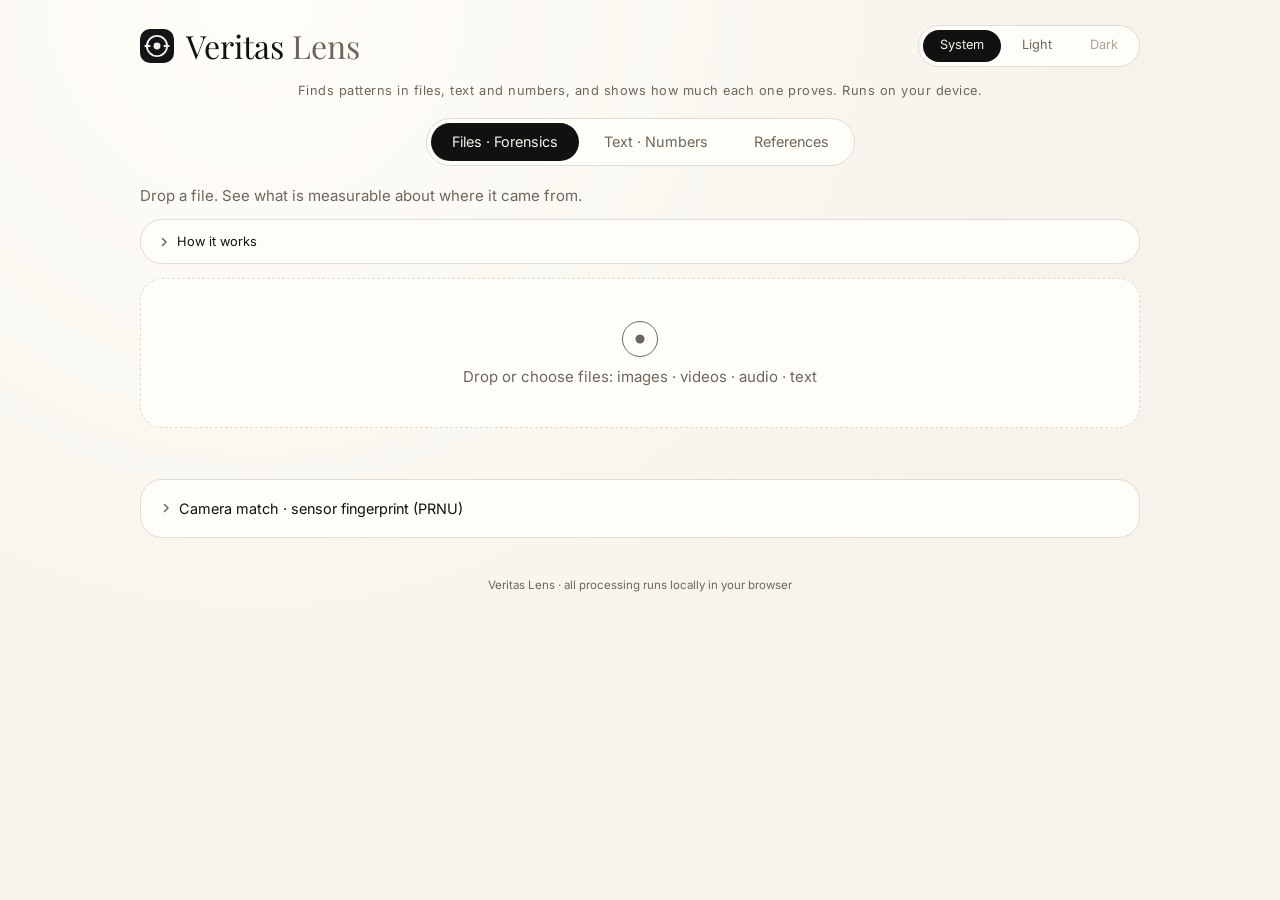
<file: index.html>
<!DOCTYPE html>
<html lang="en" data-theme="system">
<head>
<meta charset="UTF-8">
<meta name="viewport" content="width=device-width, initial-scale=1.0">
<title>Veritas Lens — On-device pattern recognition</title>
<link rel="icon" href="favicon.svg" type="image/svg+xml">
<link href="https://fonts.googleapis.com/css2?family=Inter:wght@300;400;500;600&family=Playfair+Display:wght@500&display=swap" rel="stylesheet">
<link rel="stylesheet" href="css/style.css">
</head>
<body>
<header id="site-header">
<div class="brand"><img src="favicon.svg" alt="" width="34" height="34"><span>Veritas <em>Lens</em></span></div>
<div id="theme-switch" role="group" aria-label="Theme">
<button data-theme="system" class="active">System</button><button data-theme="light">Light</button><button data-theme="dark">Dark</button>
</div>
</header>
<p class="tag">Finds patterns in files, text and numbers, and shows how much each one proves. Runs on your device.</p>
<nav id="mode-tabs">
<button class="tab active" data-mode="media">Files · Forensics</button>
<button class="tab" data-mode="text">Text · Numbers</button>
<button class="tab" data-mode="refs">References</button>
</nav>
<main>
<section id="panel-media" class="panel active">
<p class="lede">Drop a file. See what is measurable about where it came from.</p>
<details class="note"><summary>How it works</summary><ul>
<li><b>Can read:</b> C2PA Content Credentials (ChatGPT/DALL·E/Sora, Adobe Firefly, Microsoft, Google), IPTC <code>trainedAlgorithmicMedia</code>, generator text in PNG files (Stable Diffusion, ComfyUI), EXIF, XMP and ID3 tags.</li>
<li><b>Cannot read:</b> Google SynthID and other invisible watermarks. Only the vendor can decode them.</li>
<li><b>C2PA is verified:</b> the manifest is parsed, the COSE signature is checked with WebCrypto, and the content hash is recomputed over the file. The certificate chain is then checked against the official C2PA trust list (bundled). Revocation is not checked. MP4/MOV box hashes are recomputed for unfragmented files.</li>
<li>JPEG forensics: where the quantization tables came from, the IJG quality, 8×8 grid alignment, double quantization and a JPEG ghost map.</li>
<li>Video: fixed sensor noise carried across frames, texture shimmer in still areas, and brightness flicker.</li>
<li>Screenshots, re-saves and messaging apps strip metadata and weaken pixel traces, so reliability goes down.</li>
<li><b>Honest scoring:</b> only measured, objective signals change the score. Filename, clip length, saturation and duration are still shown, but they add 0 points. If no provenance tag is found, the score stays between 15 and 85, and it is halved when the pixel signals disagree.</li>
<li>Pixel checks include noise residual, kurtosis, CFA, a 1D and 2D FFT spectrum, JPEG grid, histogram comb gaps, colour diversity and copy-move clone detection.</li>
<li>Video reliability is capped at 45% and audio at 60%, unless a provenance tag is found.</li></ul></details>
<label class="drop" id="drop-zone"><input type="file" id="media-input" class="vh" multiple><span>Drop or choose files: images · videos · audio · text</span></label>
<p id="media-progress" class="progress"></p>
<section id="batch-dash" class="card dash" hidden>
<div id="dash-stats"></div>
<div id="verdict-chips" class="chips"></div>
<div class="toolbar">
<input id="batch-search" type="search" placeholder="Search filename" aria-label="Search filename">
<select id="type-filter" aria-label="Type"><option value="all">All types</option><option value="Image">Images</option><option value="Video">Videos</option><option value="Audio">Audio</option><option value="Unreadable">Unreadable</option></select>
<select id="sort-by" aria-label="Sort"><option value="order">Upload order</option><option value="high">Highest AI score</option><option value="low">Lowest AI score</option><option value="rel">Most reliable</option><option value="type">By type</option><option value="name">Name A–Z</option></select>
<button id="expand-all" class="btn ghost sm">Expand</button><button id="collapse-all" class="btn ghost sm">Collapse</button><button id="batch-csv" class="btn ghost sm">CSV</button><button id="batch-clear" class="btn ghost sm">Clear</button>
</div>
<p id="dash-count" class="tstat"></p>
</section>
<div id="media-out"></div>
<details class="card" id="prnu-card"><summary>Camera match · sensor fingerprint (PRNU)</summary>
<p>Every camera sensor leaves a faint, fixed noise pattern. Build a fingerprint from photos you know came from one camera, then test whether other photos share it. Works on original, uncropped, unresized files at least 512 px across. Use 10–20 bright, plain references such as sky or walls.</p>
<div class="row"><label class="btn ghost sm">1 · Reference photos<input type="file" id="prnu-ref" class="vh" accept="image/*" multiple></label><label class="btn ghost sm">2 · Photos to test<input type="file" id="prnu-test" class="vh" accept="image/*" multiple></label></div>
<p id="prnu-status" class="tstat"></p><div id="prnu-out"></div></details>
</section>
<section id="panel-text" class="panel">
<p class="lede">Paste text. Get tables, checked values, and the equations the numbers follow.</p>
<details class="note"><summary>How it works</summary><ul>
<li>Recognizes amounts, quantities with units, percentages, dates, times, emails, URLs, phones, IPs, UUIDs, IBANs, card numbers, coordinates, hex colours, versions, IDs, hashtags and mentions.</li>
<li>Values are checked, not just matched: Luhn for cards, mod-97 for IBANs, real calendar dates, IP octet range, coordinate range. Number-like strings that fail Luhn are not listed as cards.</li>
<li><b>Number patterns:</b> tests row equations (A + B, A × B, × constant, ratios, percent change, affine rules such as F = C × 1.8 + 32, running totals, previous row, averages, share of total), date offsets in days, weeks or months, rules that change once or depend on a category, column and list sequences (step with missing values, ratio, polynomials up to degree 5, linear recurrences such as Fibonacci or tribonacci, × a then + b, repeating cycles, interleaved halves, rules on the differences, alternating signs, one change point, and known sequences such as primes, factorials and Catalan numbers), a <code>?</code> in a list is filled in when a rule fits, totals and digit habits. Lists and columns are read with exact integer arithmetic, so huge values stay exact. Each pattern shows how many rows it holds in and how often shuffled values match as well, corrected for everything that was tested.</li>
<li><b>When there is more than one pattern:</b> the same rule written two ways is shown once. Two clean rules that fit equally well but continue differently are marked Ambiguous and shown side by side, with no next value. Other rules that fit, and relations that follow from the others, stay in collapsed lists. Each pattern has a <b>How this was found</b> block with worked rows and the chance worked out, and each card ends with <b>Tested but not shown</b>.</li>
<li><b>Text relations:</b> unique columns, formats such as AAA-9999, ID sequences with missing or repeated IDs, one column that determines another (City → Country), names joined into another column, category counts and near-duplicate spellings. Rows that break a pattern are highlighted, hovering a pattern marks its columns and cells, and Findings exports everything as CSV.</li>
<li>Groups lines that share the same shape into tables. Also handles delimited tables, Markdown tables, aligned columns and repeating key:value records. A column's decimal comma, currency, units and day/month order are detected once and used everywhere.</li>
<li>Junk is removed automatically: HTML, dividers, repeated lines, boilerplate like "Sent from my…" or "Unsubscribe", and invisible characters. Everything removed is listed with the reason. Adjacent duplicate rows inside a table are kept and reported, not removed.</li>
<li><b>Writing check</b> (English, 150+ words): marker vocabulary, stock phrases, sentence and paragraph burstiness, informal slips, leftover Markdown and self-disclosure. The score stays between 15 and 85 unless the text discloses itself (for example "as an AI language model"). Reliability is capped at 65%. It is never proof of authorship.</li>
<li>Rule-based, with no AI model, so prose with unusual formatting stays as plain text.</li></ul></details>
<textarea id="text-input" placeholder="Paste any messy text: invoices, logs, specs, chats, lists…"></textarea>
<div class="row"><button id="text-run" class="btn">Extract</button><button id="text-sample" class="btn ghost">Try sample</button></div>
<div id="text-out"></div>
</section>
<section id="panel-refs" class="panel">
<p class="lede">Every check and the source behind it.</p>
<details class="note"><summary>How it works</summary><ul><li>These are the sources behind each check. The weights are heuristics drawn from them, not trained values.</li><li>Every link opens the original paper or standard.</li></ul></details>
<article class="card" id="landscape">
<h3>How Veritas Lens compares to online detectors</h3>
<p>Summary of public documentation and peer-reviewed evaluations. Vendor accuracy claims are self-reported and usually measured on generators the vendor trained on.</p>
<div class="tablewrap"><table><thead><tr><th>Tool type</th><th>Examples</th><th>How it works</th><th>Where it is strong</th><th>Known weaknesses</th></tr></thead><tbody>
<tr><td>Trained image classifiers</td><td>Hive, Sightengine, AI or Not, Illuminarty, Is It AI</td><td>Upload to a server; a neural network trained on real vs generated images returns a probability</td><td>High hit rates on images from generators in their training set, including stripped screenshots</td><td>Accuracy drops on new generators, after resizing, compression or noise (Ojha 2023, Corvi 2023). Usually no explanation. The file leaves your device</td></tr>
<tr><td>Provenance verifiers</td><td>Content Credentials Verify (C2PA), Adobe Content Authenticity</td><td>Reads and cryptographically verifies a signed C2PA manifest</td><td>Close to certain when a valid manifest exists</td><td>Says nothing when metadata is stripped, which most social platforms and screenshots do</td></tr>
<tr><td>Vendor watermark detectors</td><td>Google SynthID Detector, Meta Video Seal, OpenAI internal tools</td><td>Decodes an invisible watermark embedded by that vendor's own model</td><td>Robust to crops and compression for that vendor's outputs</td><td>Only detects one vendor. Mostly closed or limited access. Cannot run in a browser</td></tr>
<tr><td>Forensic toolkits</td><td>FotoForensics, Forensically, InVID-WeVerify</td><td>ELA, noise, clone, metadata and JPEG analysis shown to a human analyst</td><td>Shows edits and splices, transparent</td><td>No verdict; needs expert interpretation; not designed for fully generated images</td></tr>
<tr><td>AI text detectors</td><td>GPTZero, Originality.ai, Turnitin, Copyleaks</td><td>Perplexity from a language model (GPTZero, DetectGPT, Binoculars) or trained classifiers</td><td>Catches unedited output from popular models</td><td>OpenAI withdrew its own classifier in 2023 for low accuracy. Biased against non-native English writers (Liang et al. 2023). Easily defeated by paraphrasing</td></tr>
<tr><td><b>Veritas Lens</b></td><td>This app</td><td>Parses and verifies C2PA, measures JPEG, pixel, temporal and audio statistics, all on-device</td><td>Privacy, transparency, cryptographic provenance, edit and recompression evidence, every number explained</td><td>No trained model, so it will miss many clean generated images that classifiers catch. Cannot read SynthID. The writing check uses style statistics only and has no language-model perplexity, so it is weaker than model-based detectors on unedited output. It is capped and gated for that reason</td></tr>
</tbody></table></div>
<h4>What that means for a result here</h4>
<ul class="drivers"><li><b>Verified C2PA with a trusted chain</b>: as strong as any online tool.</li><li><b>Writing check</b>: comparable signals to the vocabulary studies; never as evidence on its own.</li><li><b>Leans AI / Leans camera without a tag</b>: weaker than a trained classifier on known generators, but the reasons are visible and checkable.</li><li><b>Inconclusive</b> is a real answer: no tool can prove a clean, stripped image is authentic.</li></ul>
</article>
<div id="refs-out"></div>
</section>
</main>
<footer>Veritas Lens · all processing runs locally in your browser</footer>
<script src="js/util.js"></script>
<script src="js/cells.js"></script>
<script src="js/app.js"></script>
<script src="js/provenance.js"></script>
<script src="js/jpeg.js"></script>
<script src="js/writing.js"></script>
<script src="js/sequence.js"></script>
<script src="js/relations.js"></script>
<script src="js/textrel.js"></script>
<script src="js/patterns.js"></script>
<script src="js/numbers.js"></script>
<script src="js/text.js"></script>
<script src="js/textui.js"></script>
<script src="js/prnu.js"></script>
<script src="js/dropdown.js"></script>
</body>
</html>
</file>
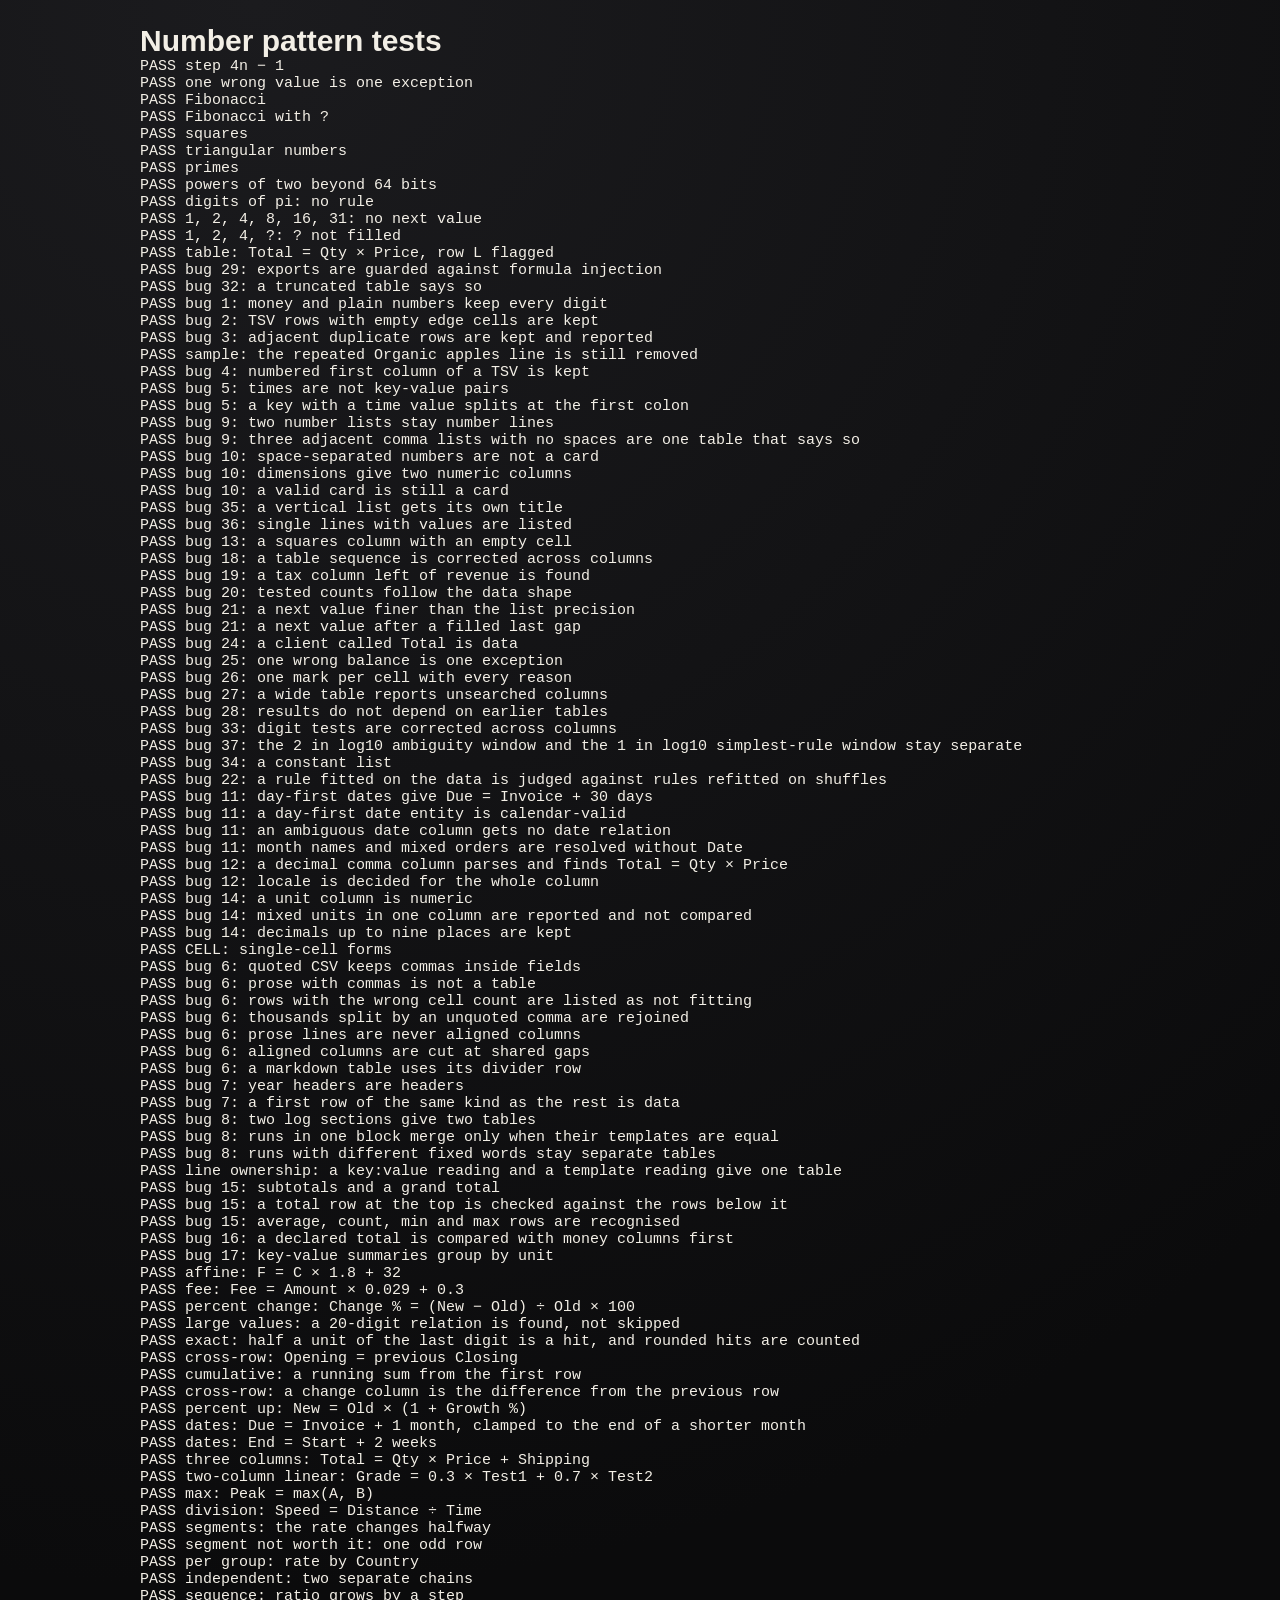
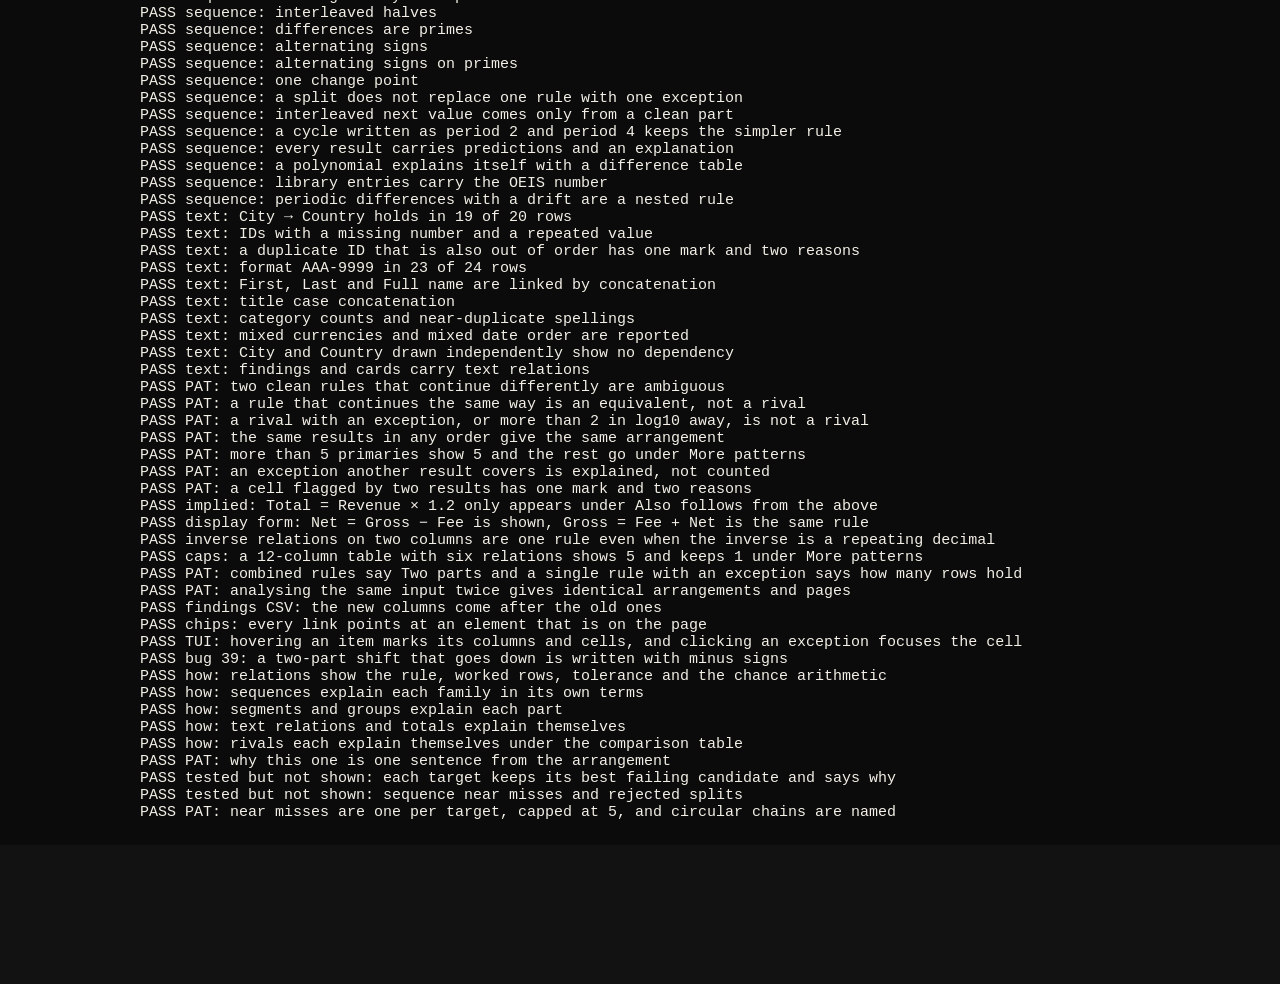
<file: tests/patterns.html>
<!DOCTYPE html>
<html lang="en">
<head>
<meta charset="utf-8">
<title>Number pattern tests</title>
<link rel="stylesheet" href="../css/style.css">
</head>
<body>
<main>
<h1>Number pattern tests</h1>
<pre id="out"></pre>
</main>
<div hidden>
<textarea id="text-input"></textarea>
<button id="text-run"></button>
<button id="text-sample"></button>
<div id="text-out"></div>
</div>
<script>const $ = s => document.querySelector(s);</script>
<script src="../js/util.js"></script>
<script src="../js/cells.js"></script>
<script src="../js/writing.js"></script>
<script src="../js/sequence.js"></script>
<script src="../js/relations.js"></script>
<script src="../js/textrel.js"></script>
<script src="../js/patterns.js"></script>
<script src="../js/numbers.js"></script>
<script src="../js/text.js"></script>
<script src="../js/textui.js"></script>
<script src="cases.js"></script>
<script>
(async () => {
const out = [];
for (const c of CASES) {
  if (c.node) continue;
  let r;
  try {
    const A = c.src === undefined ? null : TXT.analyze(c.src), N = A ? NUMS.analyze(A) : null;
    r = await c.test(N, A, X);
  } catch (err) { r = 'threw ' + err.message; }
  out.push((r === null ? 'PASS ' : 'FAIL ') + c.name + (r === null ? '' : '\n  ' + r));
}
document.getElementById('out').textContent = out.join('\n');
})();
</script>
</body>
</html>
</file>
<file: css/style.css>
:root,[data-theme=dark]{color-scheme:dark;--bg:#0b0b0c;--bg2:#1b1b1e;--card:#141416;--line:#2a2a2e;--fg:#f3efe6;--dim:#a8a49b;--inv:#0b0b0c;--chev:url("data:image/svg+xml,%3Csvg xmlns='http://www.w3.org/2000/svg' width='10' height='10' viewBox='0 0 10 10'%3E%3Cpath d='M1.5 3.5 5 7l3.5-3.5' fill='none' stroke='%23a8a49b' stroke-width='1.5' stroke-linecap='round' stroke-linejoin='round'/%3E%3C/svg%3E")}
[data-theme=light]{color-scheme:light;--bg:#f6f3ec;--bg2:#fffdf8;--card:#fffdf8;--line:#e2ddd2;--fg:#111112;--dim:#6b675f;--inv:#f6f3ec;--chev:url("data:image/svg+xml,%3Csvg xmlns='http://www.w3.org/2000/svg' width='10' height='10' viewBox='0 0 10 10'%3E%3Cpath d='M1.5 3.5 5 7l3.5-3.5' fill='none' stroke='%236b675f' stroke-width='1.5' stroke-linecap='round' stroke-linejoin='round'/%3E%3C/svg%3E")}
@media (prefers-color-scheme:light){[data-theme=system]{color-scheme:light;--bg:#f6f3ec;--bg2:#fffdf8;--card:#fffdf8;--line:#e2ddd2;--fg:#111112;--dim:#6b675f;--inv:#f6f3ec;--chev:url("data:image/svg+xml,%3Csvg xmlns='http://www.w3.org/2000/svg' width='10' height='10' viewBox='0 0 10 10'%3E%3Cpath d='M1.5 3.5 5 7l3.5-3.5' fill='none' stroke='%236b675f' stroke-width='1.5' stroke-linecap='round' stroke-linejoin='round'/%3E%3C/svg%3E")}}
:root{--field:var(--bg);--line-hover:color-mix(in srgb,var(--fg) 45%,var(--line));--r-lg:22px;--r-md:14px;--r-sm:10px;--pill:999px;--gap:14px;--fs-xs:.72rem;--fs-sm:.8rem;--fs-md:.9rem;--h-xs:24px;--h-sm:32px;--h-md:38px;--ease:.2s ease;--arrow:url("data:image/svg+xml,%3Csvg xmlns='http://www.w3.org/2000/svg' width='10' height='10' viewBox='0 0 10 10'%3E%3Cpath d='M1.5 3.5 5 7l3.5-3.5' fill='none' stroke='black' stroke-width='1.5' stroke-linecap='round' stroke-linejoin='round'/%3E%3C/svg%3E")}
*{box-sizing:border-box;margin:0}
[hidden]{display:none!important}
body{background:radial-gradient(circle at 20% 0,var(--bg2),var(--bg) 60%);color:var(--fg);font-family:Inter,sans-serif;font-size:15px;min-height:100vh;padding:24px;transition:background .3s}
button,input,select,textarea{font:inherit;color:inherit}
:focus-visible{outline:2px solid var(--fg);outline-offset:2px}
a{color:var(--fg)}
code{font-size:.8em;background:var(--line);padding:1px 6px;border-radius:6px}

#site-header,main{max-width:1000px;margin:0 auto}
#site-header{display:flex;justify-content:space-between;align-items:center;gap:var(--gap);flex-wrap:wrap}
.brand{display:inline-flex;gap:12px;align-items:center;font-family:'Playfair Display',serif;font-size:2rem}
.brand img{border-radius:var(--r-sm)}
.brand em{font-style:normal;color:var(--dim)}
.tag{color:var(--dim);font-size:var(--fs-sm);text-align:center;margin:16px 0 20px;letter-spacing:.04em}

.btn,.chip,.tab,#theme-switch button{display:inline-flex;align-items:center;justify-content:center;gap:6px;height:var(--h-sm);padding:0 14px;border:1px solid transparent;border-radius:var(--pill);font-size:var(--fs-sm);font-weight:400;line-height:1;white-space:nowrap;text-decoration:none;cursor:pointer;user-select:none;-webkit-tap-highlight-color:transparent;transition:background var(--ease),color var(--ease),border-color var(--ease),opacity var(--ease),transform .1s}
.btn:active,.chip:active,.tab:active,#theme-switch button:active{transform:translateY(1px)}
:is(.btn,.chip,.tab,#theme-switch button,.dd-btn,select,input,textarea):disabled{opacity:.45;cursor:not-allowed;transform:none}

#theme-switch,#mode-tabs{display:flex;gap:4px;background:var(--card);border:1px solid var(--line);border-radius:var(--pill);padding:4px;width:max-content;max-width:100%;flex-wrap:wrap}
#mode-tabs{margin:0 auto 20px}
#theme-switch button,.tab{background:none;color:var(--dim)}
#theme-switch button{padding:0 16px}
.tab{height:var(--h-md);padding:0 20px;font-size:var(--fs-md)}
#theme-switch button:hover,.tab:hover{color:var(--fg)}
#theme-switch button.active,.tab.active{background:var(--fg);color:var(--inv)}

.panel{display:none}.panel.active{display:block}
.note,.card,.fcard,.drop,textarea{background:var(--card);border:1px solid var(--line);border-radius:var(--r-lg)}
.note{padding:14px 18px;margin-top:0;margin-bottom:var(--gap);font-size:var(--fs-sm);color:var(--dim)}
.note b{color:var(--fg)}.note ul{margin:6px 0 0 18px;line-height:1.6}
.lede{color:var(--dim);margin-bottom:var(--gap)}
.card{padding:20px;margin-top:var(--gap)}
.card h3{font-family:'Playfair Display',serif;font-weight:500;font-size:1.25rem;margin-bottom:4px;word-break:break-word}
.card p{color:var(--dim);font-size:var(--fs-sm);line-height:1.5}
h4,.card h4{font-size:var(--fs-xs);text-transform:uppercase;letter-spacing:.08em;color:var(--dim);margin:18px 0 8px;font-weight:500}

.drop{display:flex;align-items:center;justify-content:center;text-align:center;padding:20px;height:150px;border-style:dashed;border-width:1.5px;cursor:pointer;color:var(--dim);transition:border-color var(--ease),color var(--ease)}
.drop:hover{border-color:var(--line-hover);color:var(--fg)}
.drop.over,.drop:focus-within{border-color:var(--fg);color:var(--fg)}
.drop span::before{content:'';display:block;width:34px;height:34px;margin:0 auto 10px;border:1.5px solid currentColor;border-radius:50%;background:radial-gradient(circle,currentColor 0 4px,transparent 5px)}
.drop,label.btn{position:relative}
.vh{position:absolute;width:1px;height:1px;margin:-1px;padding:0;overflow:hidden;clip:rect(0 0 0 0);clip-path:inset(50%);white-space:nowrap;border:0;opacity:0;pointer-events:none}
label:has(.vh:focus-visible){outline:2px solid var(--fg);outline-offset:2px}
.drop:has(.vh:focus-visible){outline-offset:3px}
.row{display:flex;gap:8px;margin:var(--gap) 0;flex-wrap:wrap;align-items:center}

.btn{height:var(--h-md);padding:0 22px;background:var(--fg);color:var(--inv);border-color:var(--fg);font-weight:500}
.btn:hover{opacity:.85}
.btn.ghost{background:transparent;color:var(--fg);border-color:var(--line)}
.btn.ghost:hover{border-color:var(--line-hover);opacity:1}
.btn.sm{height:var(--h-sm);padding:0 14px}

.chip{background:transparent;color:var(--dim);border-color:var(--line);padding:0 12px;cursor:default}
a.chip,button.chip{cursor:pointer}
a.chip:hover,button.chip:hover{border-color:var(--line-hover);color:var(--fg)}
.chip b{color:var(--fg);font-weight:600}
.chip.active{background:var(--fg);color:var(--inv);border-color:var(--fg)}.chip.active b{color:var(--inv)}
.chip::before{content:'';width:8px;height:8px;border-radius:50%;background:var(--c,transparent);flex:none}
.chips{display:flex;flex-wrap:wrap;gap:6px;margin:10px 0}
.d-all::before,.chip:not([class*=" d-"]):not([class^="d-"])::before{display:none}
.d-tagged{--c:var(--fg)}.d-ai{--c:color-mix(in srgb,var(--fg) 65%,transparent)}.d-mixed{--c:color-mix(in srgb,var(--fg) 35%,transparent)}.d-real{--c:transparent}.d-error{--c:repeating-linear-gradient(45deg,var(--dim) 0 2px,transparent 2px 4px)}
.chip.d-real::before{border:1px solid var(--fg)}

.pill,.vpill{display:inline-flex;align-items:center;height:var(--h-xs);padding:0 10px;border:1px solid var(--line);border-radius:var(--pill);font-size:var(--fs-xs);color:var(--dim);white-space:nowrap}
.pill{margin:6px 6px 0 0}
.pill.strong,.v-tagged .vpill,.v-ai .vpill{background:var(--fg);color:var(--inv);border-color:var(--fg)}

.dash{position:sticky;top:8px;z-index:5;backdrop-filter:blur(12px);background:color-mix(in srgb,var(--card) 88%,transparent)}
.dist{display:flex;height:10px;border-radius:var(--pill);overflow:hidden;gap:2px;margin-bottom:12px}.dist i{background:var(--c)}.dist i.d-real{border:1px solid var(--fg);border-radius:var(--pill)}
.stat-row{display:flex;flex-wrap:wrap;gap:6px 22px;font-size:var(--fs-sm);color:var(--dim)}.stat-row b{color:var(--fg);font-size:1.1rem;margin-right:4px}
.toolbar{display:flex;flex-wrap:wrap;gap:8px;align-items:center}
.toolbar input{flex:1;min-width:160px}
.progress,.tstat{color:var(--dim);font-size:var(--fs-sm);margin:10px 4px 0;min-height:1em}
.tstat:empty{display:none}

#media-out{display:flex;flex-direction:column;gap:10px;margin-top:var(--gap)}
.fcard{margin-top:0;overflow:hidden;border-left:4px solid var(--c,var(--line))}
.fcard.v-tagged{--c:var(--fg)}.fcard.v-ai{--c:color-mix(in srgb,var(--fg) 65%,transparent)}.fcard.v-mixed{--c:color-mix(in srgb,var(--fg) 30%,transparent)}.fcard.v-error{--c:var(--dim);opacity:.8}
.fcard.v-real{border-left:4px double var(--fg)}
.fcard>summary{display:flex;align-items:center;gap:var(--gap);padding:12px 16px;cursor:pointer;list-style:none;transition:background var(--ease)}
.fcard>summary:hover{background:color-mix(in srgb,var(--bg2) 60%,transparent)}
.fcard[open]>summary{border-bottom:1px solid var(--line)}
.thumb{width:52px;height:52px;border-radius:var(--r-sm);object-fit:cover;flex:none;background:var(--bg2)}
.glyph{display:flex;align-items:center;justify-content:center;font-size:1.3rem;color:var(--dim)}
.fmeta{flex:1;min-width:0}.fmeta b{display:block;white-space:nowrap;overflow:hidden;text-overflow:ellipsis;font-weight:500}.fmeta small{color:var(--dim);font-size:var(--fs-xs)}
.fscore{text-align:right;min-width:92px}.fscore b{font-family:'Playfair Display',serif;font-size:1.5rem;font-weight:500;display:block;line-height:1}.fscore small{font-size:var(--fs-xs);color:var(--dim)}
.mini{display:block;height:4px;background:var(--line);border-radius:var(--pill);margin-top:5px;overflow:hidden}.mini i{display:block;height:100%;background:var(--fg)}
.fbody{padding:6px 18px 18px}
.honest{margin-top:12px;padding:10px 14px;border:1px dashed var(--line);border-radius:var(--r-md);color:var(--dim);font-size:var(--fs-sm)}
.drivers{margin:0 0 0 18px;font-size:var(--fs-sm);line-height:1.7;color:var(--dim)}.drivers b{color:var(--fg)}

.maps{display:grid;grid-template-columns:repeat(auto-fit,minmax(160px,1fr));gap:10px;margin-top:var(--gap)}
.maps figure{margin:0}.maps img,.maps canvas,.maps video{width:100%;border-radius:var(--r-md);display:block;border:1px solid var(--line);background:var(--bg2)}
.maps figcaption{font-size:var(--fs-xs);color:var(--dim);margin-top:6px;line-height:1.4}

details{margin-top:12px;font-size:var(--fs-sm);color:var(--dim)}
summary{cursor:pointer;color:var(--fg);list-style:none;display:flex;align-items:center;gap:8px;border-radius:var(--r-sm)}
summary::-webkit-details-marker{display:none}
details.card>summary{font-size:var(--fs-md)}
details.card[open]>summary{margin-bottom:10px}
.checks>summary{font-size:var(--fs-sm);font-weight:500}
details:not(.fcard)>summary::before,.fcard>summary::after{content:'';width:10px;height:10px;flex:none;background:var(--dim);-webkit-mask:var(--arrow) center/contain no-repeat;mask:var(--arrow) center/contain no-repeat;transition:transform var(--ease)}
details:not(.fcard)>summary::before{transform:rotate(-90deg)}
details:not(.fcard)[open]>summary::before{transform:none}
.fcard>summary::after{margin-left:4px}
.fcard[open]>summary::after{transform:rotate(180deg)}

.tablewrap{overflow:auto;border-radius:var(--r-md);border:1px solid var(--line);margin-top:12px}
.tablewrap.tall{max-height:420px}
table{border-collapse:collapse;width:100%;font-size:var(--fs-sm)}
th,td{padding:9px 12px;border-bottom:1px solid var(--line);text-align:left;vertical-align:top}
tbody tr:last-child td{border-bottom:0}
th{background:var(--bg2);color:var(--fg);font-weight:500;white-space:nowrap;position:sticky;top:0}
td{color:var(--dim)}
td.bad{color:var(--fg);text-decoration:underline dotted;text-decoration-thickness:1px;cursor:help}
.hl{background:color-mix(in srgb,var(--fg) 14%,transparent);outline:1px solid var(--line-hover);outline-offset:-1px}
th small,td small{display:block;font-size:.68rem;color:var(--dim);font-weight:400;margin-top:2px}
th small{text-transform:uppercase;letter-spacing:.06em}
td.to{font-weight:600;white-space:nowrap}td.to-ai,td.to-real{color:var(--fg)}td.to-real{font-style:italic}td.to-proc{color:var(--dim)}
tr.grp td{background:var(--bg2);color:var(--fg);font-size:var(--fs-xs);text-transform:uppercase;letter-spacing:.08em}
#panel-refs td{white-space:normal}
.ttable .thead{display:flex;justify-content:space-between;align-items:flex-start;gap:10px;flex-wrap:wrap}.ttable .row{margin:0}
.stats{margin:12px 0 0 18px;font-size:var(--fs-xs);color:var(--dim);line-height:1.7}

select,input[type=search],input[type=text],textarea{appearance:none;-webkit-appearance:none;background-color:var(--field);color:var(--fg);border:1px solid var(--line);font-size:var(--fs-sm);transition:border-color var(--ease)}
select,input[type=search],input[type=text]{height:var(--h-sm);padding:0 14px;border-radius:var(--pill);line-height:normal}
select{max-width:100%;padding-right:36px;cursor:pointer;text-overflow:ellipsis;background-image:var(--chev);background-repeat:no-repeat;background-position:right 14px center;background-size:10px 10px}
select:hover,input[type=search]:hover,input[type=text]:hover,textarea:hover{border-color:var(--line-hover)}
select:focus-visible,input:focus-visible,textarea:focus-visible{border-color:var(--fg)}
select option{background:var(--card);color:var(--fg)}
input[type=search]::-webkit-search-cancel-button{-webkit-appearance:none;width:10px;height:10px;margin-left:8px;cursor:pointer;background:var(--dim);-webkit-mask:url("data:image/svg+xml,%3Csvg xmlns='http://www.w3.org/2000/svg' width='10' height='10' viewBox='0 0 10 10'%3E%3Cpath d='M2 2l6 6M8 2 2 8' stroke='black' stroke-width='1.5' stroke-linecap='round'/%3E%3C/svg%3E") center/contain no-repeat;mask:url("data:image/svg+xml,%3Csvg xmlns='http://www.w3.org/2000/svg' width='10' height='10' viewBox='0 0 10 10'%3E%3Cpath d='M2 2l6 6M8 2 2 8' stroke='black' stroke-width='1.5' stroke-linecap='round'/%3E%3C/svg%3E") center/contain no-repeat}
input[type=search]::-webkit-search-cancel-button:hover{background:var(--fg)}
::placeholder{color:var(--dim);opacity:1}
textarea{display:block;width:100%;min-height:200px;padding:18px;font:14px/1.5 ui-monospace,monospace;resize:vertical}
.dd{position:relative;display:inline-flex}
.dd-btn{display:inline-flex;align-items:center;justify-content:space-between;gap:10px;height:var(--h-sm);min-width:124px;padding:0 14px;background:var(--field);color:var(--fg);border:1px solid var(--line);border-radius:var(--pill);font-size:var(--fs-sm);line-height:1;white-space:nowrap;cursor:pointer;transition:border-color var(--ease)}
.dd-btn:hover{border-color:var(--line-hover)}
.dd.open .dd-btn{border-color:var(--fg)}
.dd-btn::after,.dd-opt[aria-selected=true]::after{content:'';width:10px;height:10px;flex:none;background:var(--dim);-webkit-mask:var(--arrow) center/contain no-repeat;mask:var(--arrow) center/contain no-repeat;transition:transform var(--ease)}
.dd.open .dd-btn::after{transform:rotate(180deg)}
.dd-list{position:absolute;top:calc(100% + 6px);left:0;z-index:20;min-width:100%;width:max-content;max-width:min(280px,calc(100vw - 32px));max-height:264px;overflow:auto;margin:0;padding:4px;list-style:none;background:var(--card);border:1px solid var(--line);border-radius:var(--r-md);box-shadow:0 14px 34px color-mix(in srgb,#000 38%,transparent);animation:dd-in .14s ease}
.dd.up .dd-list{top:auto;bottom:calc(100% + 6px)}
.dd-opt{display:flex;align-items:center;justify-content:space-between;gap:14px;height:var(--h-sm);padding:0 10px 0 12px;border-radius:var(--r-sm);font-size:var(--fs-sm);color:var(--dim);white-space:nowrap;cursor:pointer;user-select:none}
.dd-opt.active{background:color-mix(in srgb,var(--fg) 9%,transparent);color:var(--fg)}
.dd-opt[aria-selected=true]{color:var(--fg);font-weight:500}
.dd-opt[aria-selected=true]::after{background:var(--fg);-webkit-mask-image:url("data:image/svg+xml,%3Csvg xmlns='http://www.w3.org/2000/svg' width='10' height='10' viewBox='0 0 10 10'%3E%3Cpath d='M1.5 5.2 4 7.7 8.5 2.6' fill='none' stroke='black' stroke-width='1.5' stroke-linecap='round' stroke-linejoin='round'/%3E%3C/svg%3E");mask-image:url("data:image/svg+xml,%3Csvg xmlns='http://www.w3.org/2000/svg' width='10' height='10' viewBox='0 0 10 10'%3E%3Cpath d='M1.5 5.2 4 7.7 8.5 2.6' fill='none' stroke='black' stroke-width='1.5' stroke-linecap='round' stroke-linejoin='round'/%3E%3C/svg%3E")}
@keyframes dd-in{from{opacity:0;transform:translateY(-4px)}to{opacity:1;transform:none}}
.dd.up .dd-list{animation-name:dd-in-up}
@keyframes dd-in-up{from{opacity:0;transform:translateY(4px)}to{opacity:1;transform:none}}
audio,video{display:block;width:100%;border-radius:var(--r-md)}
audio{margin-top:var(--gap);background:var(--bg2)}

*{scrollbar-width:thin;scrollbar-color:var(--line) transparent}
::-webkit-scrollbar{width:10px;height:10px}::-webkit-scrollbar-thumb{background:var(--line);border-radius:var(--pill);border:2px solid var(--card)}::-webkit-scrollbar-thumb:hover{background:var(--line-hover)}::-webkit-scrollbar-track{background:transparent}::-webkit-scrollbar-corner{background:transparent}
::selection{background:var(--fg);color:var(--inv)}
td a,.drivers a{text-underline-offset:3px;text-decoration-color:var(--line)}
td a:hover{text-decoration-color:var(--fg)}
#landscape td:first-child{color:var(--fg);white-space:nowrap}
#landscape tr:last-child td{background:color-mix(in srgb,var(--bg2) 70%,transparent)}
footer{text-align:center;color:var(--dim);font-size:var(--fs-xs);margin-top:40px}
@media (max-width:600px){body{padding:16px}.brand{font-size:1.6rem}.fcard>summary{flex-wrap:wrap}.fmeta{flex-basis:calc(100% - 70px)}.vpill{margin-left:66px}.fscore{margin-left:auto}.dash{position:relative}#mode-tabs{width:100%;justify-content:center}.tab{padding:0 14px}.toolbar .dd{flex:1}.toolbar .dd-btn{width:100%}}
@media (prefers-reduced-motion:reduce){*{transition:none!important;animation:none!important}}
</file>
